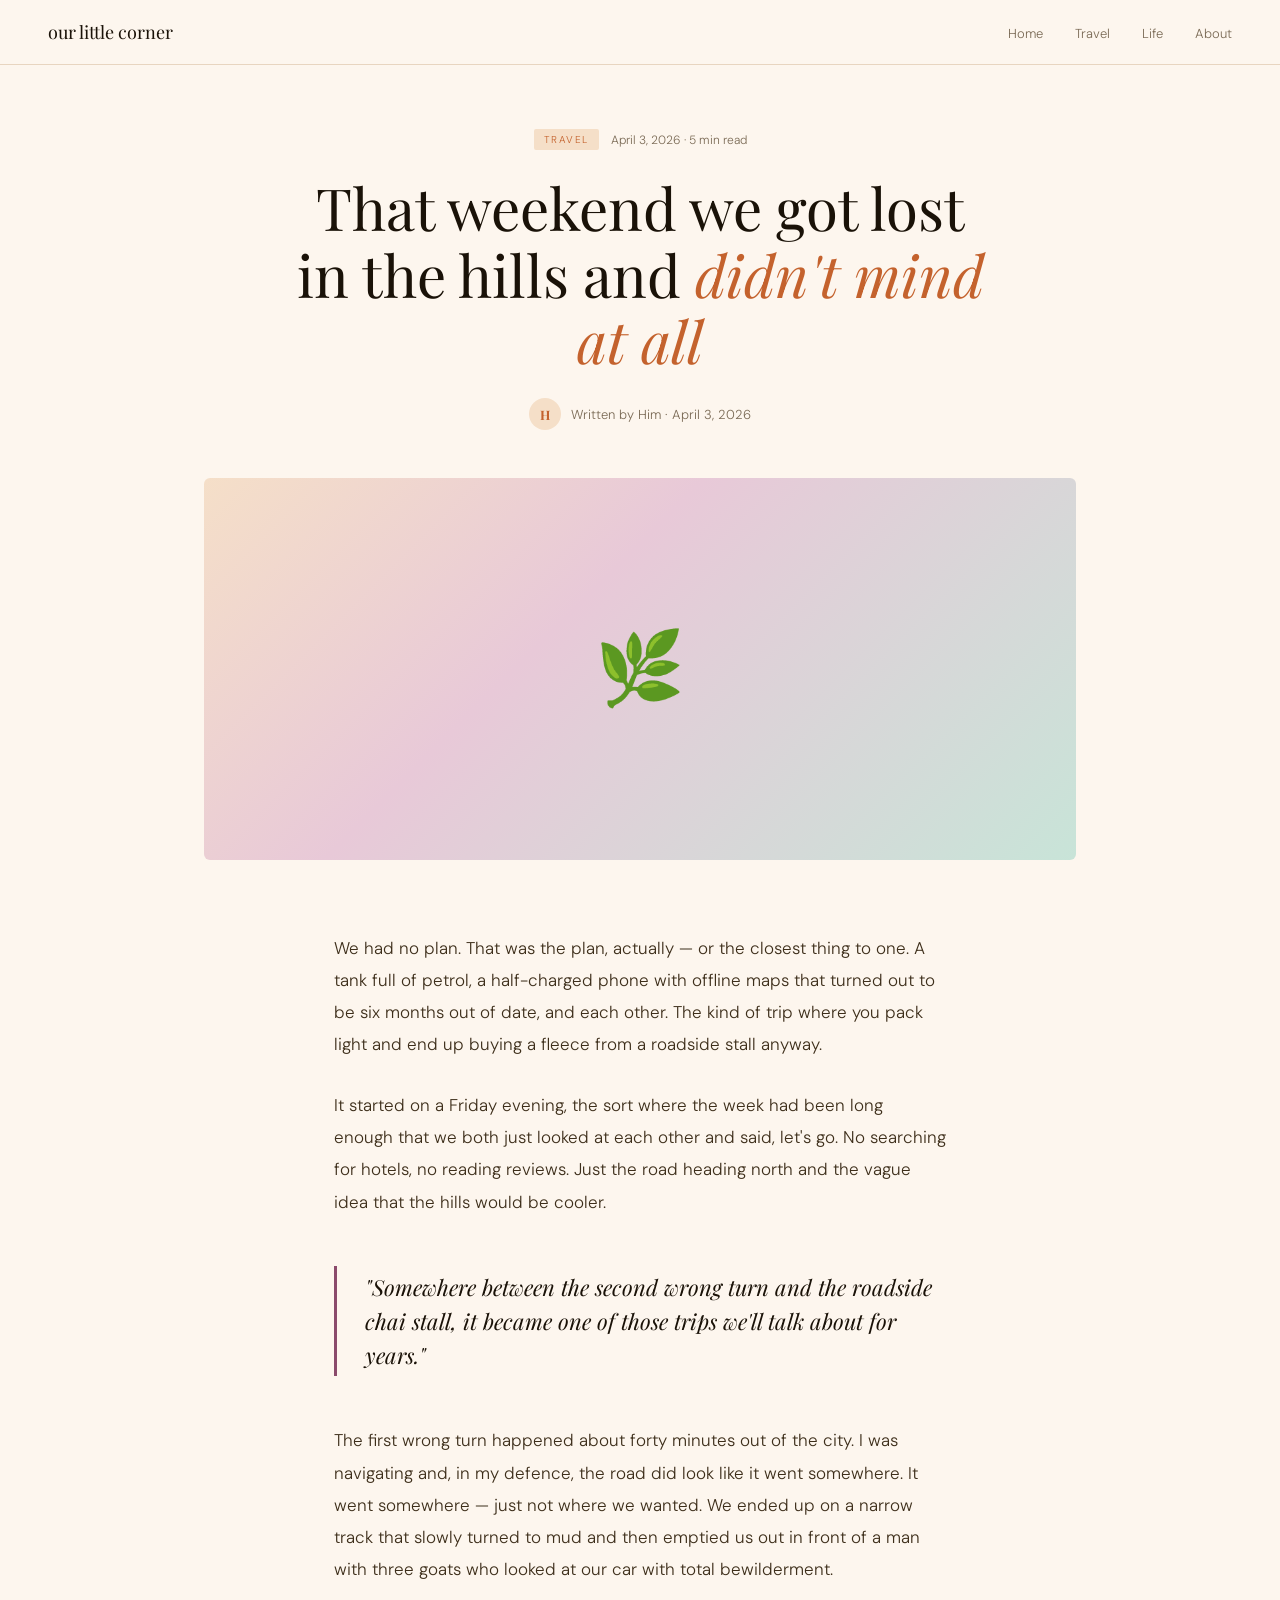
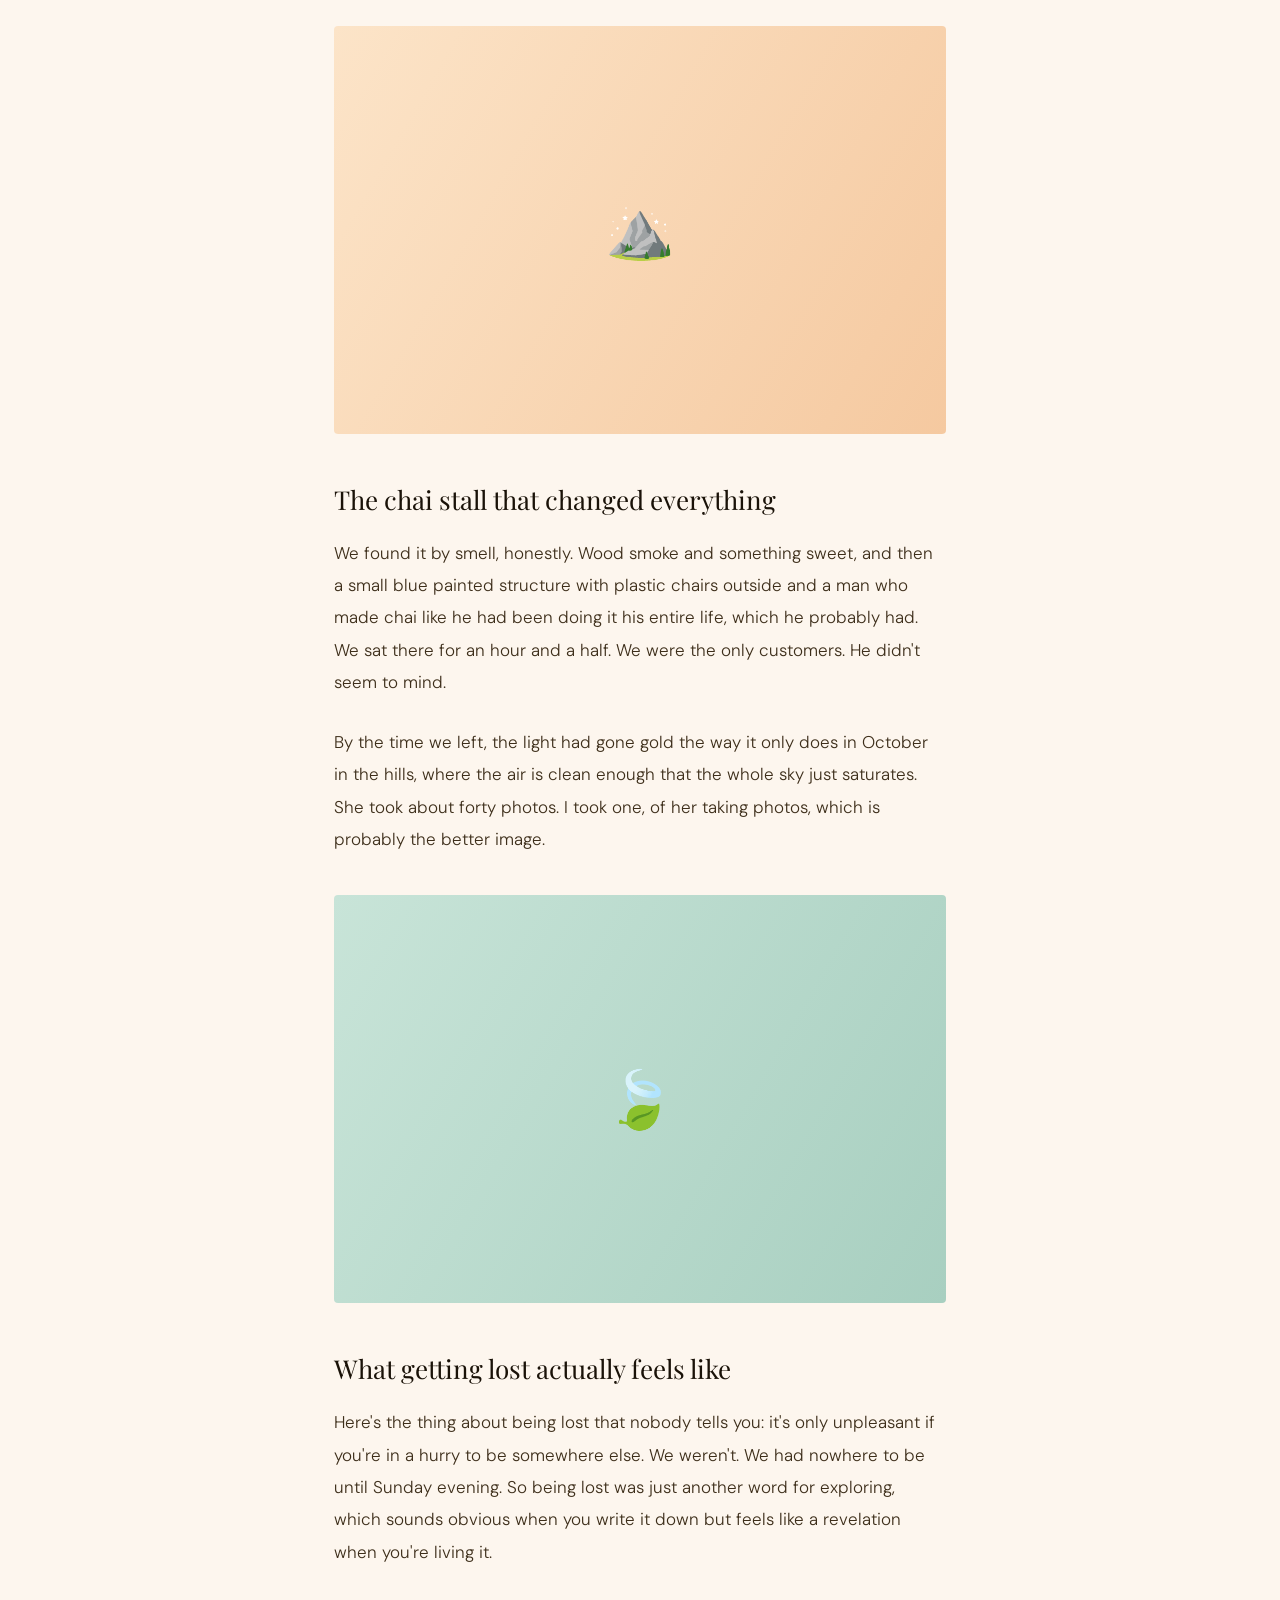
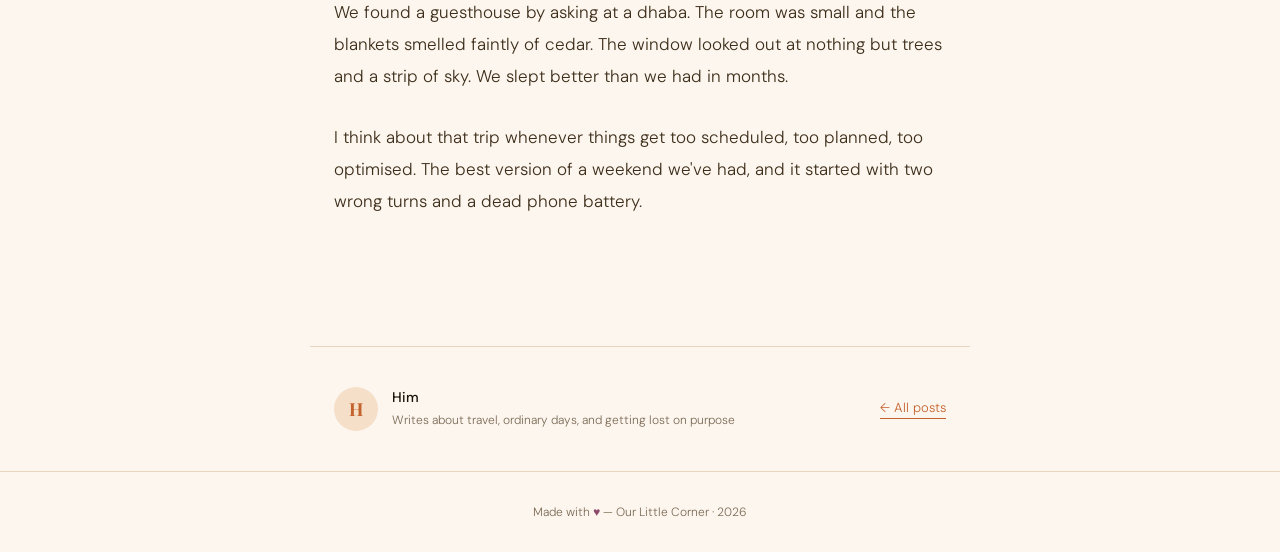
<file: post.html>
<!DOCTYPE html>
<html lang="en">
<head>
  <meta charset="UTF-8" />
  <meta name="viewport" content="width=device-width, initial-scale=1.0"/>
  <title>That weekend we got lost in the hills — Our Little Corner</title>
  <link href="https://fonts.googleapis.com/css2?family=Playfair+Display:ital,wght@0,400;0,700;1,400&family=DM+Sans:wght@300;400;500&display=swap" rel="stylesheet"/>
  <style>
    *, *::before, *::after { box-sizing: border-box; margin: 0; padding: 0; }

    :root {
      --cream: #fdf6ee;
      --warm: #f5e6d0;
      --ink: #1a1208;
      --muted: #7a6a55;
      --accent: #c4622d;
      --accent2: #8b4a6b;
      --soft: #e8d5c0;
    }

    body {
      background: var(--cream);
      color: var(--ink);
      font-family: 'DM Sans', sans-serif;
      font-weight: 300;
    }

    /* ── NAV ── */
    nav {
      display: flex;
      align-items: center;
      justify-content: space-between;
      padding: 20px 48px;
      border-bottom: 1px solid var(--soft);
    }

    .nav-logo {
      font-family: 'Playfair Display', serif;
      font-size: 18px;
      color: var(--ink);
      text-decoration: none;
    }

    .nav-links {
      display: flex;
      gap: 32px;
      list-style: none;
    }

    .nav-links a {
      font-size: 13px;
      color: var(--muted);
      text-decoration: none;
      transition: color 0.2s;
    }

    .nav-links a:hover { color: var(--accent); }

    /* ── POST HERO ── */
    .post-hero {
      max-width: 760px;
      margin: 64px auto 0;
      padding: 0 24px;
      text-align: center;
    }

    .post-hero-meta {
      display: flex;
      align-items: center;
      justify-content: center;
      gap: 12px;
      margin-bottom: 24px;
    }

    .tag {
      font-size: 10px;
      letter-spacing: 0.15em;
      text-transform: uppercase;
      padding: 4px 10px;
      border-radius: 2px;
    }

    .tag.orange { background: #f5dfc8; color: var(--accent); }
    .tag.pink   { background: #e8c9d8; color: var(--accent2); }

    .post-date { font-size: 12px; color: var(--muted); }

    .post-title {
      font-family: 'Playfair Display', serif;
      font-size: clamp(32px, 6vw, 58px);
      line-height: 1.15;
      margin-bottom: 24px;
      font-weight: 400;
    }

    .post-title em {
      font-style: italic;
      color: var(--accent);
    }

    .post-byline {
      display: flex;
      align-items: center;
      justify-content: center;
      gap: 10px;
      font-size: 13px;
      color: var(--muted);
      margin-bottom: 48px;
    }

    .avatar-sm {
      width: 32px; height: 32px;
      border-radius: 50%;
      display: flex; align-items: center; justify-content: center;
      font-family: 'Playfair Display', serif;
      font-size: 13px;
      font-weight: 700;
    }

    .avatar-sm.him { background: #f5dfc8; color: var(--accent); }

    /* ── COVER IMAGE ── */
    .cover-img {
      max-width: 920px;
      margin: 0 auto 72px;
      padding: 0 24px;
    }

    .cover-img-inner {
      width: 100%;
      aspect-ratio: 16/7;
      border-radius: 6px;
      background: linear-gradient(135deg, #f5dfc8 0%, #e8c9d8 40%, #c8e4d8 100%);
      display: flex;
      align-items: center;
      justify-content: center;
      font-size: 72px;
    }

    /* ── ARTICLE BODY ── */
    article {
      max-width: 660px;
      margin: 0 auto;
      padding: 0 24px 100px;
    }

    article p {
      font-size: 17px;
      line-height: 1.9;
      color: #3d2e1a;
      margin-bottom: 28px;
    }

    article h2 {
      font-family: 'Playfair Display', serif;
      font-size: 26px;
      font-weight: 400;
      margin: 48px 0 20px;
    }

    article h2 em { font-style: italic; color: var(--accent2); }

    .pull-quote {
      border-left: 3px solid var(--accent2);
      margin: 48px 0;
      padding: 4px 0 4px 28px;
    }

    .pull-quote p {
      font-family: 'Playfair Display', serif;
      font-size: 22px;
      line-height: 1.55;
      font-style: italic;
      color: var(--ink);
      margin: 0;
    }

    .inline-img {
      width: 100%;
      aspect-ratio: 3/2;
      border-radius: 4px;
      margin: 40px 0;
      display: flex;
      align-items: center;
      justify-content: center;
      font-size: 56px;
    }

    .bg-a { background: linear-gradient(120deg, #fce4c8, #f5c9a0); }
    .bg-b { background: linear-gradient(120deg, #c8e4d8, #a8cfc0); }

    /* ── POST FOOTER ── */
    .post-footer {
      max-width: 660px;
      margin: 0 auto;
      padding: 40px 24px;
      border-top: 1px solid var(--soft);
      display: flex;
      align-items: center;
      justify-content: space-between;
    }

    .post-footer-author {
      display: flex;
      align-items: center;
      gap: 14px;
    }

    .author-info strong {
      display: block;
      font-size: 14px;
      font-weight: 500;
      margin-bottom: 2px;
    }

    .author-info span {
      font-size: 12px;
      color: var(--muted);
    }

    .back-link {
      font-size: 13px;
      color: var(--accent);
      text-decoration: none;
      border-bottom: 1px solid currentColor;
      padding-bottom: 2px;
    }

    /* ── FOOTER ── */
    footer {
      text-align: center;
      padding: 32px 24px;
      border-top: 1px solid var(--soft);
      font-size: 12px;
      color: var(--muted);
    }

    footer span { color: var(--accent2); }

    @media (max-width: 768px) {
      nav { padding: 16px 20px; }
      .nav-links { display: none; }
      .post-footer { flex-direction: column; gap: 20px; text-align: center; }
    }
  </style>
</head>
<body>

  <nav>
    <a href="index.html" class="nav-logo">our little corner</a>
    <ul class="nav-links">
      <li><a href="index.html">Home</a></li>
      <li><a href="#">Travel</a></li>
      <li><a href="#">Life</a></li>
      <li><a href="#">About</a></li>
    </ul>
  </nav>

  <div class="post-hero">
    <div class="post-hero-meta">
      <span class="tag orange">Travel</span>
      <span class="post-date">April 3, 2026 · 5 min read</span>
    </div>
    <h1 class="post-title">That weekend we got lost<br/>in the hills and <em>didn't mind at all</em></h1>
    <div class="post-byline">
      <div class="avatar-sm him">H</div>
      Written by Him · April 3, 2026
    </div>
  </div>

  <div class="cover-img">
    <div class="cover-img-inner">🌿</div>
  </div>

  <article>

    <p>We had no plan. That was the plan, actually — or the closest thing to one. A tank full of petrol, a half-charged phone with offline maps that turned out to be six months out of date, and each other. The kind of trip where you pack light and end up buying a fleece from a roadside stall anyway.</p>

    <p>It started on a Friday evening, the sort where the week had been long enough that we both just looked at each other and said, let's go. No searching for hotels, no reading reviews. Just the road heading north and the vague idea that the hills would be cooler.</p>

    <div class="pull-quote">
      <p>"Somewhere between the second wrong turn and the roadside chai stall, it became one of those trips we'll talk about for years."</p>
    </div>

    <p>The first wrong turn happened about forty minutes out of the city. I was navigating and, in my defence, the road did look like it went somewhere. It went somewhere — just not where we wanted. We ended up on a narrow track that slowly turned to mud and then emptied us out in front of a man with three goats who looked at our car with total bewilderment.</p>

    <div class="inline-img bg-a">⛰️</div>

    <h2>The chai stall that changed everything</h2>

    <p>We found it by smell, honestly. Wood smoke and something sweet, and then a small blue painted structure with plastic chairs outside and a man who made chai like he had been doing it his entire life, which he probably had. We sat there for an hour and a half. We were the only customers. He didn't seem to mind.</p>

    <p>By the time we left, the light had gone gold the way it only does in October in the hills, where the air is clean enough that the whole sky just saturates. She took about forty photos. I took one, of her taking photos, which is probably the better image.</p>

    <div class="inline-img bg-b">🍃</div>

    <h2>What getting lost actually feels like</h2>

    <p>Here's the thing about being lost that nobody tells you: it's only unpleasant if you're in a hurry to be somewhere else. We weren't. We had nowhere to be until Sunday evening. So being lost was just another word for exploring, which sounds obvious when you write it down but feels like a revelation when you're living it.</p>

    <p>We found a guesthouse by asking at a dhaba. The room was small and the blankets smelled faintly of cedar. The window looked out at nothing but trees and a strip of sky. We slept better than we had in months.</p>

    <p>I think about that trip whenever things get too scheduled, too planned, too optimised. The best version of a weekend we've had, and it started with two wrong turns and a dead phone battery.</p>

  </article>

  <div class="post-footer">
    <div class="post-footer-author">
      <div class="avatar-sm him" style="width:44px;height:44px;font-size:18px;">H</div>
      <div class="author-info">
        <strong>Him</strong>
        <span>Writes about travel, ordinary days, and getting lost on purpose</span>
      </div>
    </div>
    <a href="index.html" class="back-link">← All posts</a>
  </div>

  <footer>
    Made with <span>♥</span> — Our Little Corner · 2026
  </footer>

</body>
</html>
</file>
